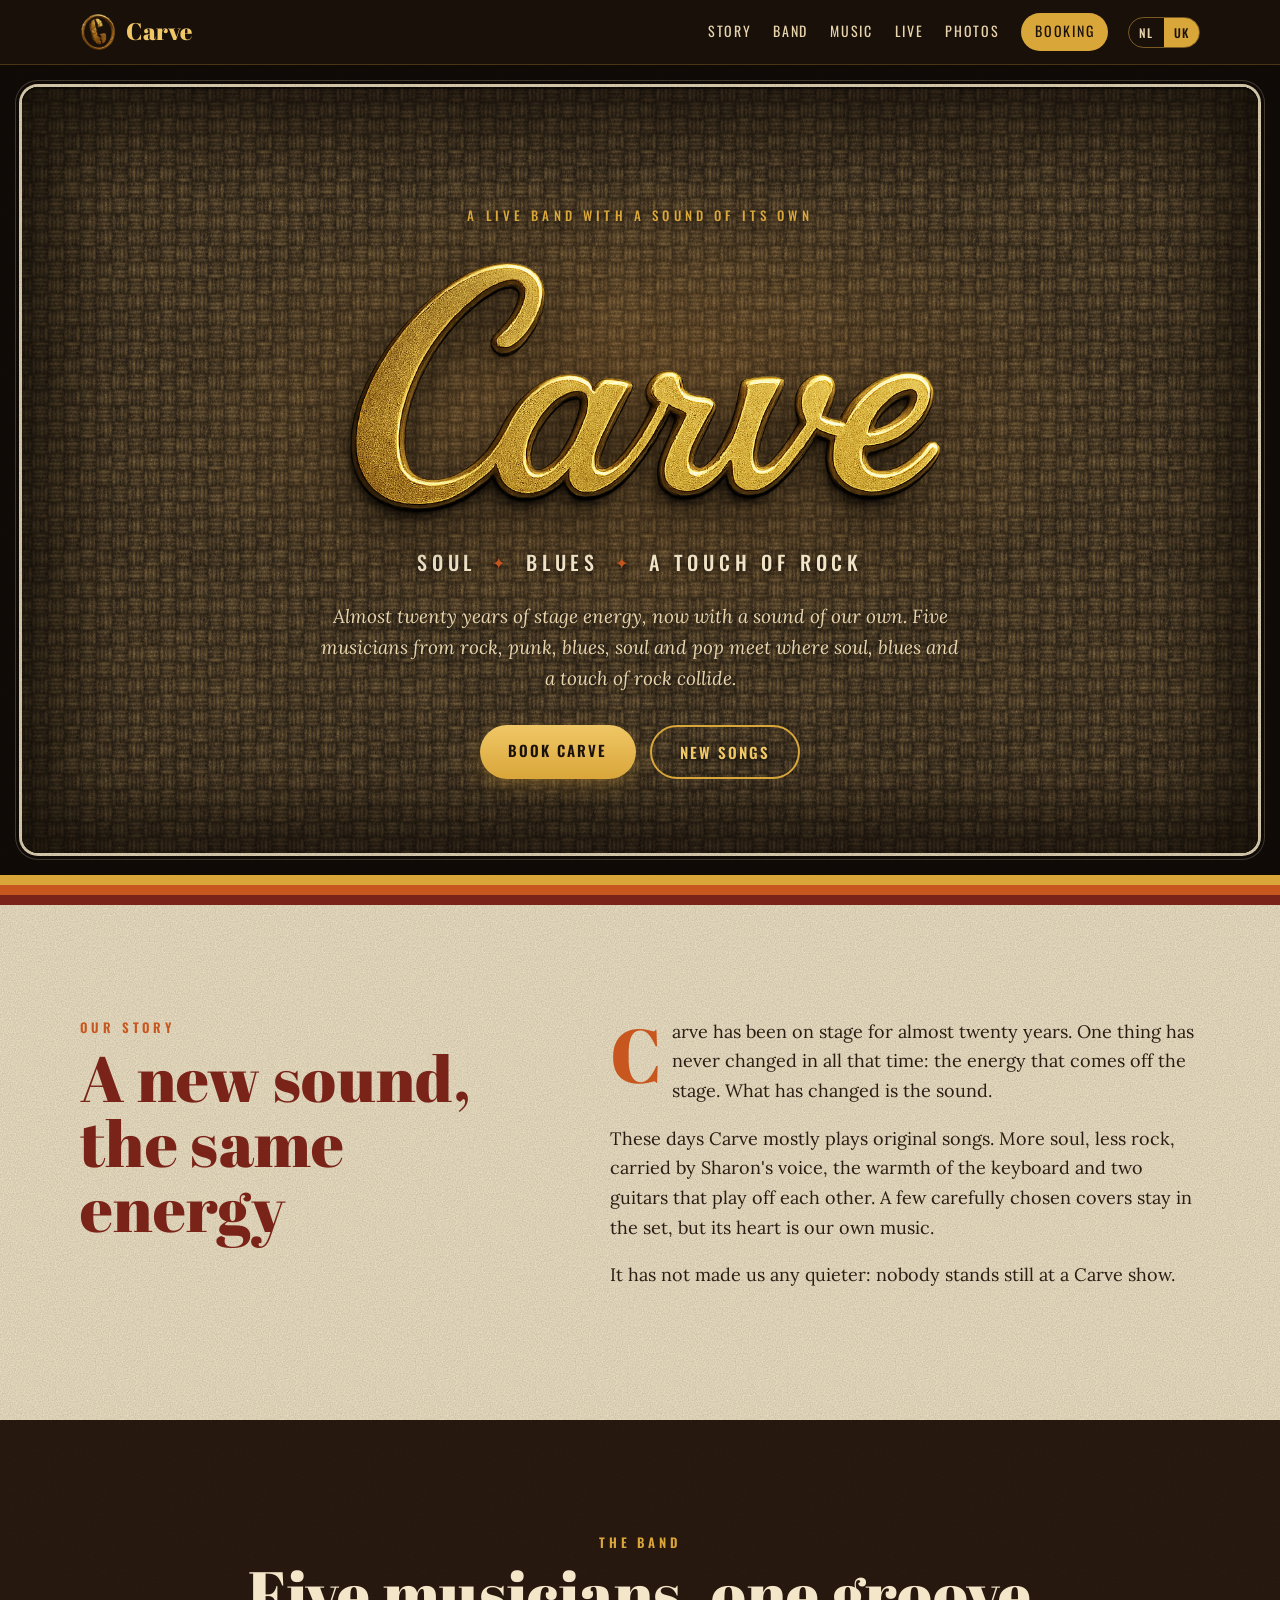
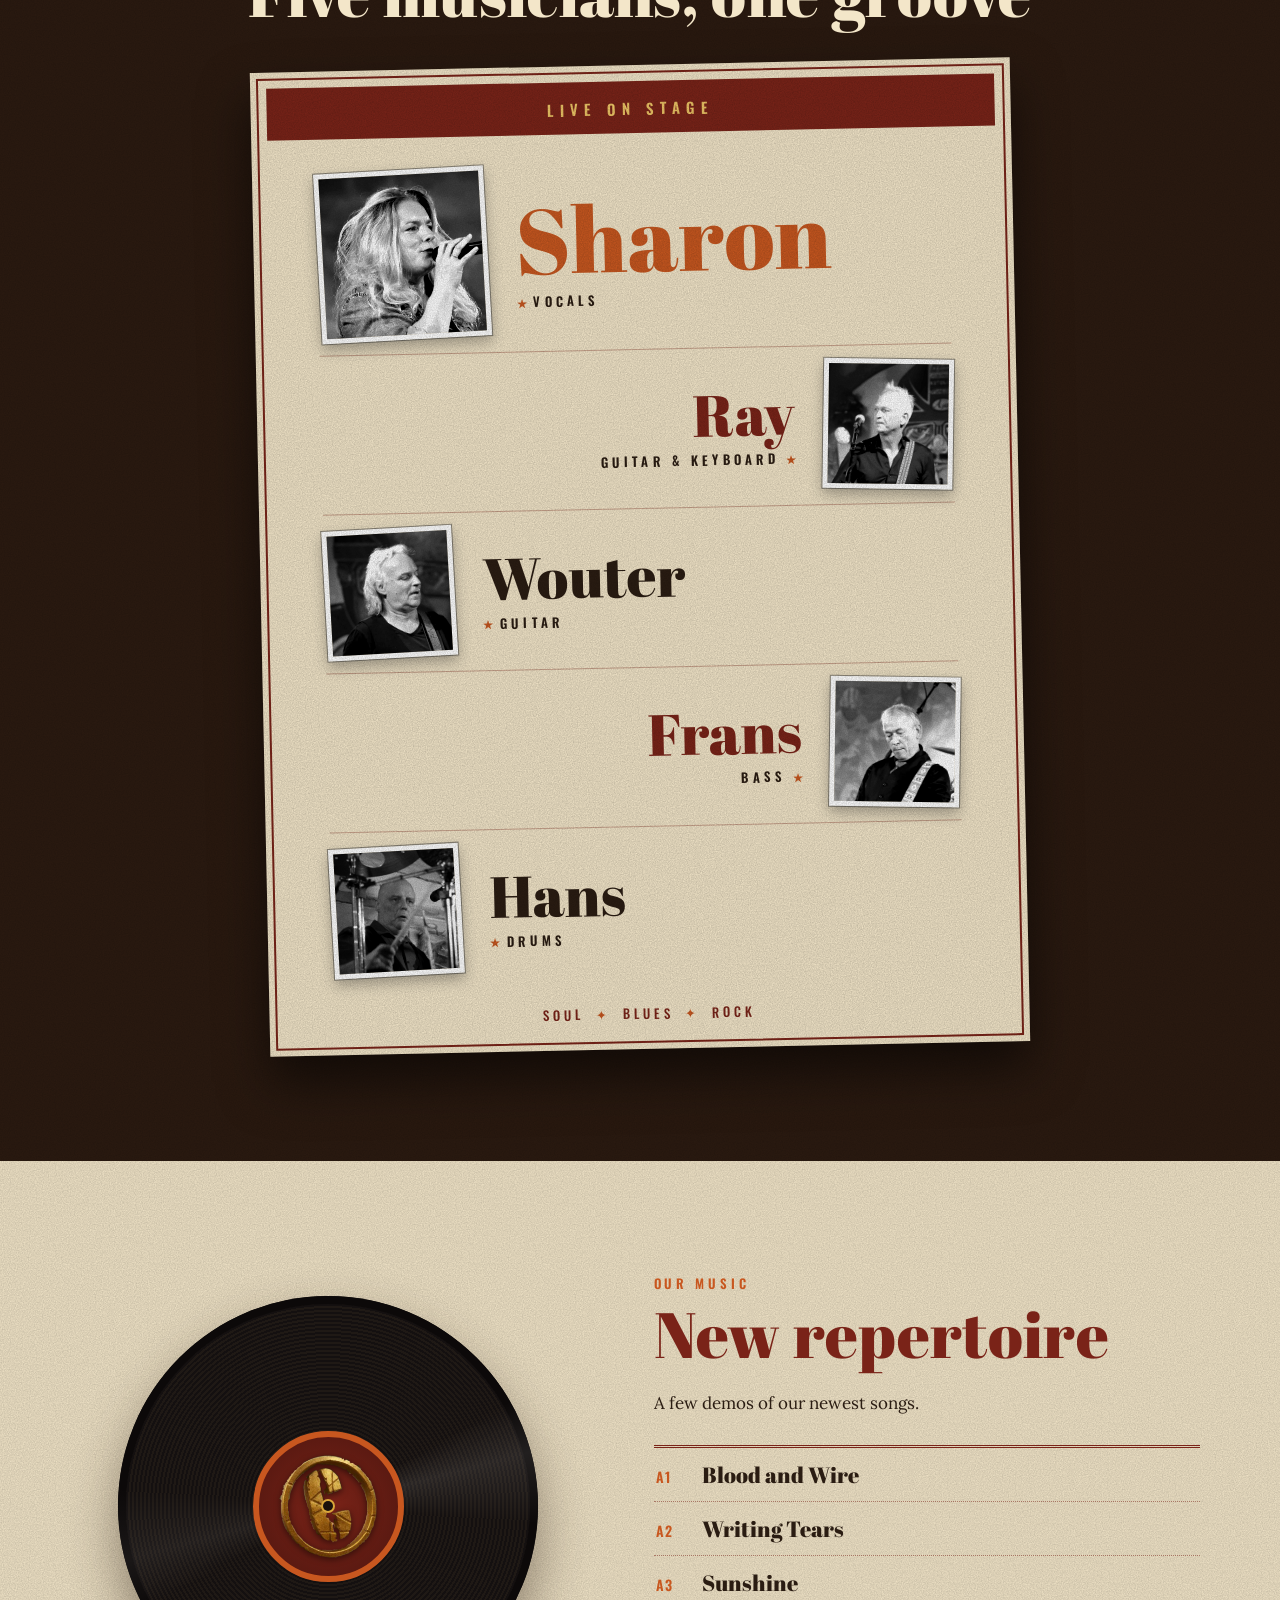
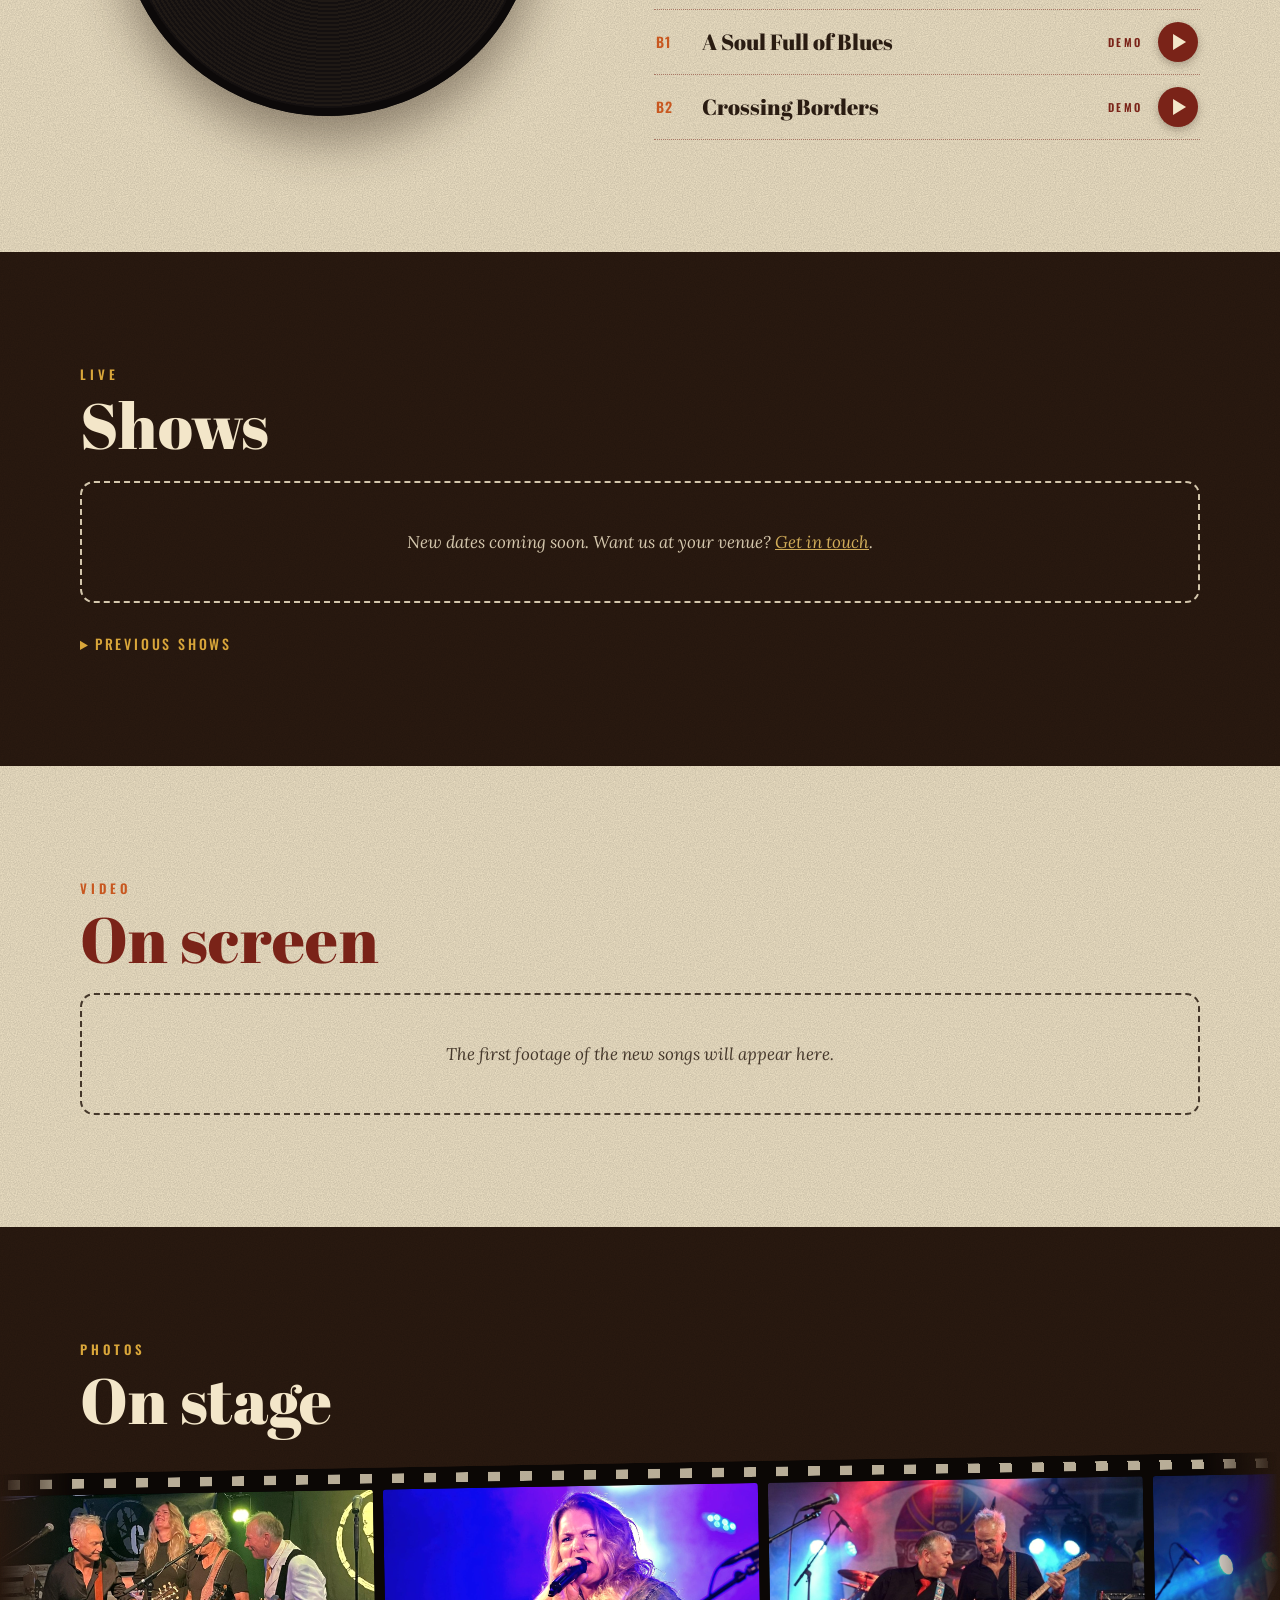
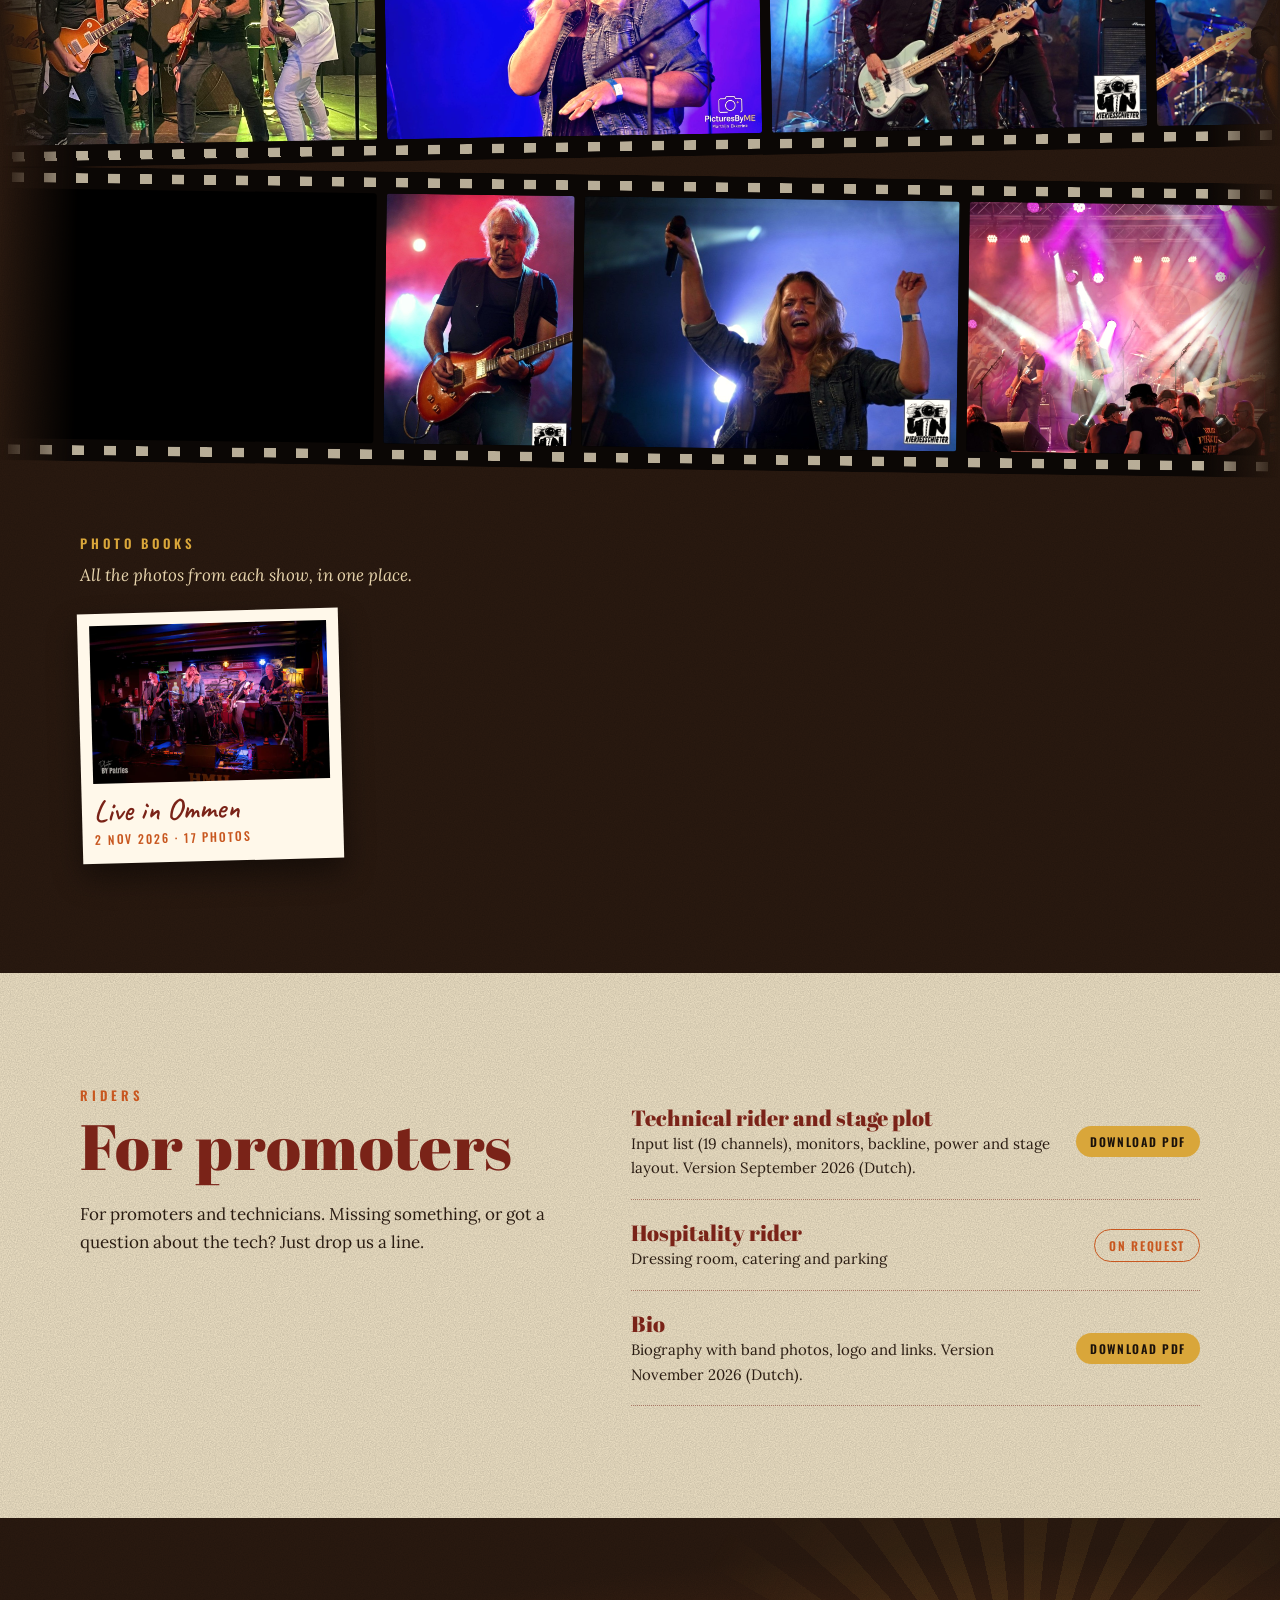
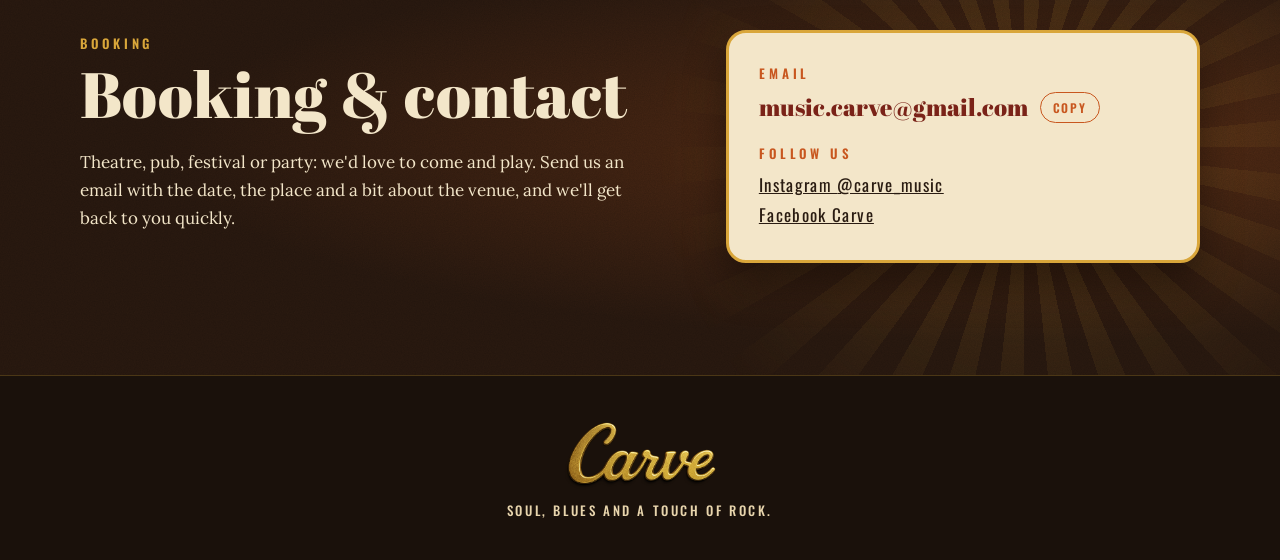
<file: index.html>
<!DOCTYPE html>
<html lang="nl">
<head>
<meta charset="utf-8">
<meta name="viewport" content="width=device-width,initial-scale=1,viewport-fit=cover">
<title>Carve</title>
<meta name="claude:viewport-fit-sides" content="cover">
<meta name="description" content="Carve, soul, blues en een vleugje rock. Eigen nummers, optredens, video, foto's en boekingen.">
<meta property="og:title" content="Carve, soul, blues & a touch of rock">
<meta property="og:description" content="Vijf muzikanten, bijna twintig jaar podiumenergie en een nieuw, eigen geluid.">
<meta name="theme-color" content="#110b07">
<link rel="canonical" href="https://carveband.nl/">
<meta property="og:type" content="website">
<meta property="og:site_name" content="Carve">
<meta property="og:url" content="https://carveband.nl/">
<meta property="og:image" content="https://carveband.nl/img/deelbeeld.jpg">
<meta property="og:image:width" content="1200">
<meta property="og:image:height" content="630">
<meta property="og:locale" content="nl_NL">
<meta property="og:locale:alternate" content="en_GB">
<meta name="twitter:card" content="summary_large_image">
<link rel="icon" href="img/favicon.png">
<link rel="apple-touch-icon" href="img/favicon.png">
<script type="application/ld+json">
{
  "@context": "https://schema.org",
  "@type": "MusicGroup",
  "name": "Carve",
  "description": "Liveband met een eigen geluid: soul, blues en een vleugje rock.",
  "url": "https://carveband.nl/",
  "logo": "https://carveband.nl/img/logo.png",
  "image": "https://carveband.nl/img/deelbeeld.jpg",
  "genre": ["Soul", "Blues", "Rock"],
  "email": "music.carve@gmail.com",
  "member": [
    {"@type": "Person", "name": "Sharon", "roleName": "Zang"},
    {"@type": "Person", "name": "Ray", "roleName": "Gitaar en keyboard"},
    {"@type": "Person", "name": "Wouter", "roleName": "Gitaar"},
    {"@type": "Person", "name": "Frans", "roleName": "Bas"},
    {"@type": "Person", "name": "Hans", "roleName": "Drums"}
  ]
}
</script>
<link rel="preconnect" href="https://fonts.googleapis.com">
<link rel="preconnect" href="https://fonts.gstatic.com" crossorigin>
<link rel="stylesheet" href="https://fonts.googleapis.com/css2?family=Abril+Fatface&family=Caveat:wght@600&family=Oswald:wght@400;500;600&family=Lora:ital,wght@0,400;0,600;1,400&display=swap">
<link rel="stylesheet" href="style.css?v=20261111b">
</head>
<body>

<header class="balk">
  <div class="balk-in">
    <a class="merk" href="#top" data-ta="aria-label:top" aria-label="Carve, naar boven">
      <img src="img/embleem.png" alt="" width="36" height="36">
      <span>Carve</span>
    </a>
    <nav data-ta="aria-label:menu" aria-label="Hoofdmenu">
      <a href="#verhaal" data-t="nav.verhaal">Verhaal</a>
      <a href="#band">Band</a>
      <a href="#muziek" data-t="nav.muziek">Muziek</a>
      <a href="#live">Live</a>
      <a href="#fotos" data-t="nav.fotos">Foto's</a>
      <a href="#contact" class="nav-boek" data-t="nav.boek">Boeken</a>
    </nav>
    <div class="taal" role="group" aria-label="Taal / Language">
      <button type="button" data-lang="nl" aria-label="Nederlands">NL</button>
      <button type="button" data-lang="en" aria-label="English">UK</button>
    </div>
  </div>
</header>

<main id="top">

  <!-- HERO -->
  <section class="hero">
    <div class="kast" aria-hidden="true"></div>
    <div class="wrap hero-in">
      <p class="bovenregel" data-t="hero.boven">Liveband met een eigen geluid</p>
      <h1><img class="hero-logo" src="img/logo.png" width="972" height="464" alt="Carve"></h1>
      <p class="genres"><span>Soul</span><i aria-hidden="true">✦</i><span>Blues</span><i aria-hidden="true">✦</i><span data-t="hero.rock">een vleugje Rock</span></p>
      <p class="intro" data-t="hero.intro">Bijna twintig jaar podiumenergie, nu met een eigen geluid. Vijf muzikanten uit rock, punk, blues, soul en pop vinden elkaar op het snijvlak van soul, blues en een vleugje rock.</p>
      <div class="knoppen">
        <a class="knop knop-goud" href="#contact" data-t="hero.boek">Boek Carve</a>
        <a class="knop knop-lijn" href="#muziek" data-t="hero.muziek">Nieuw werk</a>
      </div>
      <p class="volgende" id="volgende" hidden></p>
    </div>
    <div class="strepen" aria-hidden="true"></div>
  </section>

  <!-- VERHAAL -->
  <section class="sectie papier" id="verhaal">
    <div class="wrap verhaal-grid">
      <div>
        <p class="label" data-t="verhaal.label">Ons verhaal</p>
        <h2 class="kop" data-t="verhaal.kop">Nieuw geluid, dezelfde energie</h2>
      </div>
      <div class="verhaal-tekst">
        <p data-t="verhaal.p1">Carve staat al bijna twintig jaar op de podia. Eén ding is in al die jaren nooit veranderd: de energie die er van het podium af spat. Wat wel is veranderd, is het geluid.</p>
        <p data-t="verhaal.p2">Carve speelt nu vooral eigen werk. Meer soul, minder rock, gedragen door de stem van Sharon, de warmte van het keyboard en twee gitaren die elkaar opzoeken. Een paar zorgvuldig gekozen covers mogen blijven, maar het hart van de set zijn onze eigen nummers.</p>
        <p data-t="verhaal.p3">Rustiger is het er niet op geworden: wie Carve live ziet, blijft niet stilzitten.</p>
      </div>
    </div>
  </section>

  <!-- BAND -->
  <section class="sectie donker" id="band">
    <div class="wrap">
      <p class="label" data-t="band.label">De band</p>
      <h2 class="kop" data-t="band.kop">Vijf muzikanten, één groove</h2>
      <div class="affiche">
        <p class="affiche-kop" data-t="band.affiche">Live op het podium</p>
        <ol class="leden" id="leden"></ol>
        <p class="affiche-voet"><span>Soul</span><i aria-hidden="true">✦</i><span>Blues</span><i aria-hidden="true">✦</i><span>Rock</span></p>
      </div>
    </div>
  </section>

  <!-- MUZIEK -->
  <section class="sectie papier" id="muziek">
    <div class="wrap muziek-grid">
      <div class="plaat" aria-hidden="true">
        <div class="vinyl"><div class="etiket"><img src="img/embleem.png" alt=""></div></div>
      </div>
      <div class="hoes">
        <p class="label" data-t="muziek.label">Onze muziek</p>
        <h2 class="kop" data-t="muziek.kop">Nieuw repertoire</h2>
        <p class="sectie-intro" data-t="muziek.intro">Hier een aantal demo's van onze nieuwste nummers.</p>
        <ol class="tracks" id="tracks"></ol>
      </div>
    </div>
  </section>

  <!-- LIVE -->
  <section class="sectie donker" id="live">
    <div class="wrap">
      <p class="label">Live</p>
      <h2 class="kop" data-t="live.kop">Optredens</h2>
      <ol class="gigs" id="gigs"></ol>
      <div class="leeg" id="gigs-leeg" hidden>
        <p data-th="live.leeg">Nieuwe data volgen binnenkort. Jullie podium erbij? <a href="#contact">Neem contact op</a>.</p>
      </div>
      <details class="eerder" id="eerder" hidden>
        <summary data-t="live.eerder">Eerder gespeeld</summary>
        <ol class="gigs gigs-oud" id="gigs-oud"></ol>
      </details>
    </div>
  </section>

  <!-- VIDEO -->
  <section class="sectie papier" id="video">
    <div class="wrap">
      <p class="label">Video</p>
      <h2 class="kop" data-t="video.kop">Op beeld</h2>
      <div class="video-grid" id="videos"></div>
      <div class="leeg" id="videos-leeg" hidden>
        <p data-t="video.leeg">De eerste beelden van het nieuwe werk komen hier te staan.</p>
      </div>
    </div>
  </section>

  <!-- FOTO'S -->
  <section class="sectie donker" id="fotos">
    <div class="wrap">
      <p class="label" data-t="fotos.label">Foto's</p>
      <h2 class="kop" data-t="fotos.kop">Op het podium</h2>
      <div class="foto-grid" id="foto-grid"></div>
      <div class="fotoboekjes" id="fotoboekjes" hidden>
        <p class="label" data-t="boeken.label">Fotoboekjes</p>
        <p class="fotoboekjes-intro" data-t="boeken.intro">Per optreden alle foto's op een rij.</p>
        <ul class="boeken" id="boeken-lijst"></ul>
      </div>
    </div>
  </section>

  <!-- RIDERS -->
  <section class="sectie papier" id="riders">
    <div class="wrap riders-grid">
      <div>
        <p class="label">Riders</p>
        <h2 class="kop" data-t="riders.kop">Voor organisatoren</h2>
        <p class="sectie-intro" data-t="riders.intro">Voor organisatoren en technici. Staat er iets niet bij of heb je een vraag over de techniek? Mail ons gerust.</p>
      </div>
      <ul class="riders" id="riders-lijst"></ul>
    </div>
  </section>

  <!-- CONTACT -->
  <section class="contact" id="contact">
    <div class="zon zon-klein" aria-hidden="true"></div>
    <div class="wrap contact-grid">
      <div>
        <p class="label" data-t="contact.label">Boeken</p>
        <h2 class="kop" data-t="contact.kop">Boeken &amp; contact</h2>
        <p class="sectie-intro" data-t="contact.intro">Theater, café, festival of feest: we komen graag langs. Stuur een mail met datum, plaats en een idee van de zaal, dan reageren we snel.</p>
      </div>
      <div class="contact-kaart">
        <p class="label" data-t="contact.mail">Mail</p>
        <div class="mail-rij">
          <a class="mail" id="mail" href="#"></a>
          <button class="kopieer" id="kopieer" type="button" data-t="kopieer">Kopieer</button>
        </div>
        <div id="sociaal-blok" hidden>
          <p class="label" data-t="contact.volg">Volg ons</p>
          <ul class="sociaal" id="sociaal"></ul>
        </div>
      </div>
    </div>
  </section>
</main>

<footer class="voet">
  <div class="wrap voet-in">
    <img src="img/logo.png" alt="Carve" width="160" height="76">
    <p data-t="voet">Soul, blues en een vleugje rock.</p>
  </div>
</footer>

<dialog class="lichtbak" id="lichtbak">
  <button class="sluit" id="sluit" type="button" data-ta="aria-label:sluit" aria-label="Sluiten">×</button>
  <button class="lb-pijl lb-vorige" id="lb-vorige" type="button" data-ta="aria-label:vorige" aria-label="Vorige foto">‹</button>
  <img id="lichtbak-img" alt="">
  <button class="lb-pijl lb-volgende" id="lb-volgende" type="button" data-ta="aria-label:volgende" aria-label="Volgende foto">›</button>
  <p class="lb-onder"><span id="lichtbak-tekst"></span> <span id="lichtbak-tel"></span></p>
</dialog>

<script src="gegevens.js?v=20261111b"></script>
<script src="site.js?v=20261111b"></script>
</body>
</html>
</file>
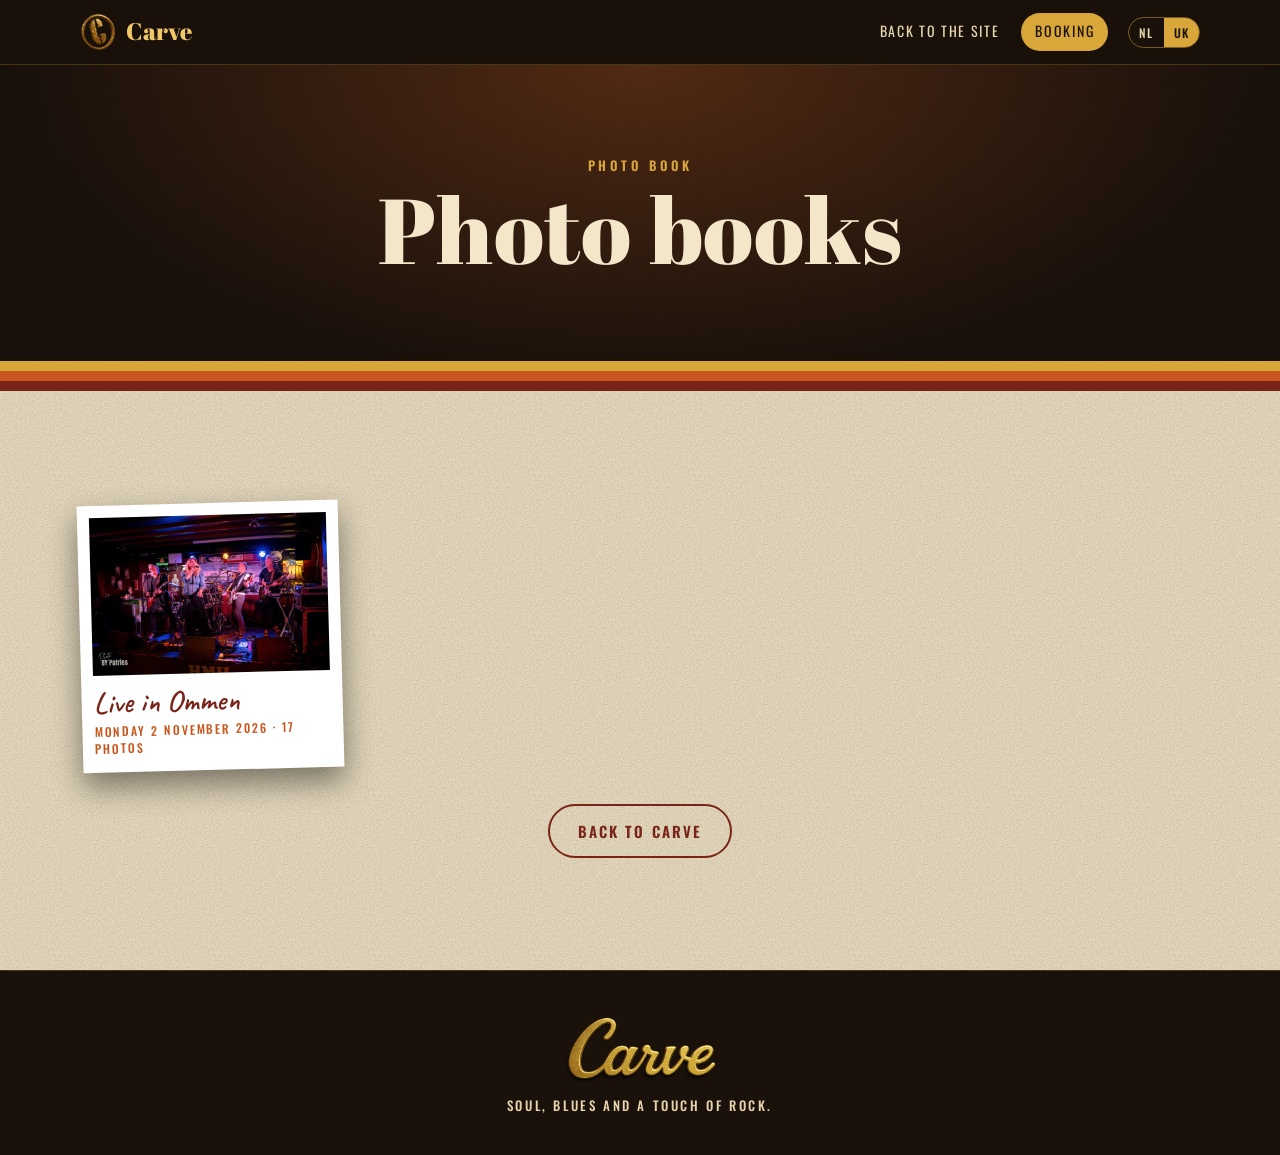
<file: fotoboek.html>
<!DOCTYPE html>
<html lang="nl">
<head>
<meta charset="utf-8">
<meta name="viewport" content="width=device-width,initial-scale=1,viewport-fit=cover">
<title>Fotoboek, Carve</title>
<meta name="description" content="Fotoboekjes van optredens van Carve.">
<meta name="theme-color" content="#110b07">
<meta property="og:type" content="website">
<meta property="og:site_name" content="Carve">
<meta property="og:title" content="Fotoboek, Carve">
<meta property="og:image" content="https://carveband.nl/img/deelbeeld.jpg">
<meta name="twitter:card" content="summary_large_image">
<link rel="icon" href="img/favicon.png">
<link rel="apple-touch-icon" href="img/favicon.png">
<link rel="preconnect" href="https://fonts.googleapis.com">
<link rel="preconnect" href="https://fonts.gstatic.com" crossorigin>
<link rel="stylesheet" href="https://fonts.googleapis.com/css2?family=Abril+Fatface&family=Caveat:wght@600&family=Oswald:wght@400;500;600&family=Lora:ital,wght@0,400;0,600;1,400&display=swap">
<link rel="stylesheet" href="style.css?v=20261111b">
</head>
<body class="fotoboek-pagina">

<header class="balk">
  <div class="balk-in">
    <a class="merk" href="./" aria-label="Carve">
      <img src="img/embleem.png" alt="" width="36" height="36">
      <span>Carve</span>
    </a>
    <nav aria-label="Menu">
      <a href="./" data-t="terug">Terug naar de site</a>
      <a href="./#contact" class="nav-boek" data-t="boek">Boeken</a>
    </nav>
    <div class="taal" role="group" aria-label="Taal / Language">
      <button type="button" data-lang="nl" aria-label="Nederlands">NL</button>
      <button type="button" data-lang="en" aria-label="English">UK</button>
    </div>
  </div>
</header>

<main>
  <section class="boek-kop">
    <div class="wrap">
      <p class="label" data-t="label">Fotoboek</p>
      <h1 class="kop" id="boek-titel">Fotoboek</h1>
      <p class="boek-meta" id="boek-meta"></p>
      <p class="boek-intro" id="boek-intro" hidden></p>
    </div>
    <div class="strepen" aria-hidden="true"></div>
  </section>

  <section class="sectie papier boek-blad">
    <div class="wrap">
      <div class="album" id="album"></div>
      <ul class="boeken" id="boeken" hidden></ul>
      <p class="boek-fotograaf" id="boek-fotograaf" hidden></p>
      <p class="boek-terug"><a class="knop knop-lijn-donker" href="./#fotos" data-t="alle">Terug naar Carve</a></p>
    </div>
  </section>
</main>

<footer class="voet">
  <div class="wrap voet-in">
    <img src="img/logo.png" alt="Carve" width="160" height="76">
    <p data-t="voet">Soul, blues en een vleugje rock.</p>
  </div>
</footer>

<dialog class="lichtbak" id="lichtbak">
  <button class="sluit" id="sluit" type="button" aria-label="Sluiten">×</button>
  <button class="lb-pijl lb-vorige" id="lb-vorige" type="button" aria-label="Vorige foto">‹</button>
  <img id="lichtbak-img" alt="">
  <button class="lb-pijl lb-volgende" id="lb-volgende" type="button" aria-label="Volgende foto">›</button>
  <p class="lb-onder"><span id="lichtbak-tekst"></span> <span id="lichtbak-tel"></span></p>
</dialog>

<script src="gegevens.js?v=20261111b"></script>
<script src="fotoboek.js?v=20261111b"></script>
</body>
</html>
</file>
<file: style.css>
/* Carve, vintage soul rock. Kleuren en lettertypes staan bovenaan. */
:root {
  --espresso: #1a110b;
  --bruin: #2b1a10;
  --bruin-2: #3b2416;
  --creme: #f3e6c9;
  --creme-2: #e8d5ad;
  --goud: #d9a63a;
  --goud-licht: #f0c766;
  --oranje: #c8571f;
  --bordeaux: #7a2318;
  --inkt: #2a1c12;
  --kop: 'Abril Fatface', Georgia, serif;
  --label: 'Oswald', 'Arial Narrow', sans-serif;
  --tekst: 'Lora', Georgia, serif;
  --korrel: url("data:image/svg+xml,%3Csvg xmlns='http://www.w3.org/2000/svg' width='160' height='160'%3E%3Cfilter id='n'%3E%3CfeTurbulence type='fractalNoise' baseFrequency='.85' numOctaves='3' stitchTiles='stitch'/%3E%3CfeColorMatrix values='0 0 0 0 0 0 0 0 0 0 0 0 0 0 0 0 0 0 .55 0'/%3E%3C/filter%3E%3Crect width='100%25' height='100%25' filter='url(%23n)'/%3E%3C/svg%3E");
  box-sizing: border-box;
}
*, *::before, *::after { box-sizing: inherit; }
html { scroll-behavior: smooth; scroll-padding-top: calc(64px + env(safe-area-inset-top, 0px)); }
body {
  margin: 0; background: var(--espresso); color: var(--creme);
  font: 17px/1.65 var(--tekst);
  padding-bottom: env(safe-area-inset-bottom, 0px);
  -webkit-font-smoothing: antialiased;
}
img { max-width: 100%; display: block; }
a { color: inherit; }
[hidden] { display: none !important; }
.wrap { width: min(1120px, 100% - 40px); margin-inline: auto; position: relative; z-index: 1; }

/* ---------- Menubalk ---------- */
.balk {
  position: sticky; top: 0; z-index: 50;
  padding-top: env(safe-area-inset-top, 0px);
  background: rgba(26, 17, 11, .92);
  backdrop-filter: blur(8px); -webkit-backdrop-filter: blur(8px);
  border-bottom: 1px solid rgba(217, 166, 58, .25);
}
.balk-in { display: flex; align-items: center; gap: 20px; width: min(1120px, 100% - 32px); margin: auto; height: 64px; }
.merk { display: flex; align-items: center; gap: 10px; text-decoration: none; font-family: var(--kop); font-size: 24px; color: var(--goud-licht); }
.merk img { width: 36px; height: 36px; object-fit: contain; }
nav { display: flex; gap: 22px; margin-left: auto; font-family: var(--label); text-transform: uppercase; letter-spacing: .12em; font-size: 14px; }
nav a { text-decoration: none; color: var(--creme-2); padding: 6px 0; border-bottom: 2px solid transparent; }
nav a:hover { color: var(--goud-licht); border-color: var(--goud); }
nav .nav-boek { color: var(--espresso); background: var(--goud); padding: 6px 14px; border-radius: 999px; border: 0; }
nav .nav-boek:hover { background: var(--goud-licht); color: var(--espresso); }
.taal { display: flex; border: 1px solid rgba(217, 166, 58, .5); border-radius: 999px; overflow: hidden; }
.taal button { font: 500 12px var(--label); letter-spacing: .1em; background: none; border: 0; color: var(--creme-2); padding: 6px 10px; cursor: pointer; }
.taal button[aria-pressed="true"] { background: var(--goud); color: var(--espresso); }

/* ---------- Hero ---------- */
.hero {
  position: relative; overflow: hidden; text-align: center;
  padding: clamp(56px, 9vw, 110px) 0 0;
  background: #110b07; /* zwarte tolex van de kast */
}
/* Het doek van een oude speakerkast, met witte bies en warme buizengloed */
.kast {
  position: absolute; inset: clamp(10px, 2vw, 22px) clamp(10px, 2vw, 22px) calc(30px + clamp(10px, 2vw, 22px));
  border-radius: 16px;
  background:
    radial-gradient(ellipse 55% 45% at 50% 42%, rgba(255, 170, 70, .22), transparent 70%),
    url("img/grille.png") center / 192px repeat;
  box-shadow: 0 0 0 3px #e6d8b8, 0 0 0 6px #110b07, 0 0 0 7px rgba(230, 216, 184, .25);
}
.kast::after {
  content: ''; position: absolute; inset: 0; border-radius: inherit;
  box-shadow: inset 0 0 90px 30px rgba(10, 6, 3, .8), inset 0 2px 0 rgba(0, 0, 0, .6);
}
.hero .hero-in { padding-top: clamp(16px, 3vw, 30px); }
.hero::after, .papier::after, .donker::after, .contact::after {
  content: ''; position: absolute; inset: 0; background: var(--korrel); opacity: .35; pointer-events: none; mix-blend-mode: multiply;
}
.zon {
  position: absolute; left: 50%; top: 42%; width: 1600px; height: 1600px; translate: -50% -50%;
  background: repeating-conic-gradient(from 0deg, rgba(217, 166, 58, .13) 0 6deg, transparent 6deg 12deg);
  mask-image: radial-gradient(circle, #000 0 18%, transparent 52%);
  -webkit-mask-image: radial-gradient(circle, #000 0 18%, transparent 52%);
  animation: draai 140s linear infinite;
}
@keyframes draai { to { rotate: 360deg; } }
@media (prefers-reduced-motion: reduce) { .zon { animation: none; } html { scroll-behavior: auto; } }
.hero-in { padding-bottom: clamp(56px, 8vw, 96px); text-shadow: 0 2px 6px rgba(0, 0, 0, .85); }
.bovenregel { font: 500 13px var(--label); letter-spacing: .32em; text-transform: uppercase; color: var(--goud); margin: 0 0 10px; }
.hero h1 { margin: 0; }
.hero-logo { width: min(640px, 92%); height: auto; margin: 0 auto; filter: drop-shadow(0 14px 28px rgba(0, 0, 0, .55)); }
.genres { font: 500 clamp(15px, 2.2vw, 20px) var(--label); letter-spacing: .24em; text-transform: uppercase; color: var(--creme); display: flex; justify-content: center; align-items: center; gap: 16px; flex-wrap: wrap; margin: 6px 0 24px; }
.genres i { font-style: normal; color: var(--oranje); font-size: .8em; }
.intro { max-width: 640px; margin: 0 auto 30px; font-size: clamp(17px, 2vw, 19px); color: var(--creme-2); font-style: italic; }
.knoppen { display: flex; justify-content: center; gap: 14px; flex-wrap: wrap; }
.knop { font: 600 15px var(--label); letter-spacing: .14em; text-transform: uppercase; text-decoration: none; padding: 14px 28px; border-radius: 999px; transition: transform .15s, background .15s; }
.knop:hover { transform: translateY(-2px); }
.knop-goud { text-shadow: none; background: linear-gradient(180deg, var(--goud-licht), var(--goud)); color: var(--espresso); box-shadow: 0 6px 18px rgba(217, 166, 58, .3); }
.knop-lijn { border: 2px solid var(--goud); color: var(--goud-licht); }
.volgende { margin: 26px auto 0; display: inline-block; font: 500 14px var(--label); letter-spacing: .1em; text-transform: uppercase; color: var(--creme); border-top: 1px solid var(--goud); border-bottom: 1px solid var(--goud); padding: 6px 4px; }
.strepen { position: relative; z-index: 1; height: 30px; background: linear-gradient(var(--goud) 0 33.3%, var(--oranje) 33.3% 66.6%, var(--bordeaux) 66.6%); }

/* ---------- Secties ---------- */
.sectie { position: relative; padding: clamp(64px, 9vw, 112px) 0; overflow: hidden; }
.papier { background: var(--creme); color: var(--inkt); }
.donker { background: var(--bruin); }
.label { font: 600 13px var(--label); letter-spacing: .3em; text-transform: uppercase; color: var(--oranje); margin: 0 0 8px; }
.donker .label, .contact .label { color: var(--goud); }
.kop { font: 400 clamp(36px, 5.6vw, 64px)/1.02 var(--kop); margin: 0 0 22px; letter-spacing: .005em; }
.papier .kop { color: var(--bordeaux); }
.donker .kop, .contact .kop { color: var(--creme); }
.sectie-intro { max-width: 560px; margin: 0 0 28px; }
.leeg { border: 2px dashed currentColor; opacity: .85; border-radius: 14px; padding: 28px; text-align: center; font-style: italic; }
.leeg a { color: var(--goud-licht); }
.papier .leeg a { color: var(--oranje); }

/* Verhaal */
.verhaal-grid { display: grid; grid-template-columns: 1fr 1.3fr; gap: clamp(28px, 6vw, 80px); align-items: start; }
.verhaal-tekst p { margin: 0 0 18px; font-size: 18px; }
.verhaal-tekst p:first-child::first-letter { font-family: var(--kop); float: left; font-size: 4.2em; line-height: .82; margin: 6px 10px 0 0; color: var(--oranje); }

/* Band */
/* Band als vintage concertaffiche */
.affiche {
  position: relative; max-width: 760px; margin: 40px auto 0; padding: 16px 16px 26px;
  background: var(--creme); color: var(--inkt); text-align: center;
  box-shadow: 0 26px 50px rgba(0, 0, 0, .55); rotate: -1.2deg;
  outline: 2px solid var(--bordeaux); outline-offset: -8px;
}
.affiche::after { content: ''; position: absolute; inset: 0; background: var(--korrel); opacity: .4; mix-blend-mode: multiply; pointer-events: none; }
.affiche-kop { margin: 0 0 18px; padding: 16px 10px 14px; background: var(--bordeaux); color: var(--goud-licht); font: 600 15px var(--label); letter-spacing: .4em; text-transform: uppercase; }
.leden { list-style: none; margin: 0; padding: 0 clamp(16px, 5vw, 48px); }
.lid { display: grid; grid-template-columns: auto 1fr; align-items: center; gap: clamp(14px, 3vw, 28px); padding: 14px 0; text-align: left; }
.lid:nth-child(even) { grid-template-columns: 1fr auto; text-align: right; }
.lid:nth-child(even) .lid-foto { order: 2; }
.lid-tekst { display: flex; flex-direction: column; }
.lid:nth-child(even) .lid-tekst { align-items: flex-end; }
.lid:nth-child(odd) .lid-tekst { align-items: flex-start; }
.lid + .lid { border-top: 1px solid rgba(122, 35, 24, .35); }
.lid-naam { font: 400 clamp(38px, 6vw, 58px)/1 var(--kop); color: var(--inkt); }
.lid:first-child .lid-naam { font-size: clamp(56px, 10vw, 92px); color: var(--oranje); }
.lid:nth-child(even) .lid-naam { color: var(--bordeaux); }
.lid-rol { font: 600 13px var(--label); letter-spacing: .32em; text-transform: uppercase; color: var(--inkt); margin-top: 6px; }
.lid-rol::before { content: '★'; color: var(--oranje); margin-right: .6em; letter-spacing: 0; font-size: .85em; }
.lid:nth-child(even) .lid-rol::before { content: none; }
.lid:nth-child(even) .lid-rol::after { content: '★'; color: var(--oranje); margin-left: .6em; letter-spacing: 0; font-size: .85em; }
.lid-foto { width: clamp(96px, 18vw, 130px); aspect-ratio: 1; object-fit: cover; border: 5px solid #fff8ea; outline: 1px solid rgba(122, 35, 24, .5); box-shadow: 0 6px 14px rgba(42, 28, 18, .35); rotate: -2deg; filter: grayscale(1) contrast(1.05); }
.lid:nth-child(even) .lid-foto { rotate: 2deg; }
.lid:first-child .lid-foto { width: clamp(120px, 24vw, 170px); }
.affiche-voet { margin: 18px 0 0; font: 500 13px var(--label); letter-spacing: .3em; text-transform: uppercase; color: var(--bordeaux); display: flex; justify-content: center; gap: 12px; }
.affiche-voet i { font-style: normal; color: var(--oranje); }

/* Muziek: plaat en hoes */
.muziek-grid { display: grid; grid-template-columns: 1fr 1.1fr; gap: clamp(30px, 6vw, 80px); align-items: center; }
.plaat { display: grid; place-items: center; }
.vinyl {
  width: min(420px, 80vw); aspect-ratio: 1; border-radius: 50%; display: grid; place-items: center;
  background: repeating-radial-gradient(circle, #141010 0 2px, #1f1915 2px 4px);
  box-shadow: 0 24px 50px rgba(42, 28, 18, .45), inset 0 0 0 8px #0c0909;
  position: relative; animation: draai 9s linear infinite paused;
}
.vinyl::before { content: ''; position: absolute; inset: 0; border-radius: 50%; background: conic-gradient(from 20deg, transparent 0 40deg, rgba(255, 255, 255, .09) 55deg, transparent 75deg 220deg, rgba(255, 255, 255, .06) 235deg, transparent 255deg); }
.plaat:hover .vinyl { animation-play-state: running; }
.etiket { width: 36%; aspect-ratio: 1; border-radius: 50%; overflow: hidden; border: 6px solid var(--oranje); position: relative; background: radial-gradient(circle, var(--bordeaux), #4f160f); display: grid; place-items: center; }
.etiket img { width: 74%; height: 74%; object-fit: contain; filter: drop-shadow(0 2px 3px rgba(0, 0, 0, .5)); }
.etiket::after { content: ''; position: absolute; left: 50%; top: 50%; width: 10px; height: 10px; translate: -50% -50%; border-radius: 50%; background: var(--espresso); box-shadow: 0 0 0 2px var(--goud); }
.tracks { list-style: none; padding: 0; margin: 0; border-top: 3px double var(--bordeaux); }
.track { display: flex; align-items: baseline; gap: 16px; padding: 12px 2px; border-bottom: 1px dotted rgba(122, 35, 24, .5); }
.track-nr { font: 600 14px var(--label); letter-spacing: .1em; color: var(--oranje); width: 30px; }
.track-titel { font: 400 22px var(--kop); color: var(--inkt); }
.track.met-audio { position: relative; align-items: center; }
.track-demo { margin-left: auto; font: 600 11px var(--label); letter-spacing: .2em; text-transform: uppercase; color: var(--bordeaux); }
.track-speel {
  flex: none; width: 40px; height: 40px; border-radius: 50%; border: 0; cursor: pointer; position: relative;
  background: var(--bordeaux); color: var(--creme); box-shadow: 0 3px 8px rgba(42, 28, 18, .3);
  transition: background .2s, transform .15s;
}
.track-speel::before { content: ''; position: absolute; left: 50%; top: 50%; translate: -38% -50%; border-style: solid; border-width: 8px 0 8px 13px; border-color: transparent transparent transparent currentColor; }
.track-speel.speelt::before { translate: -50% -50%; width: 12px; height: 15px; border: 0; border-left: 4px solid currentColor; border-right: 4px solid currentColor; }
.track-speel:hover { background: var(--oranje); transform: scale(1.06); }
.track-speel:focus-visible { outline: 2px solid var(--oranje); outline-offset: 3px; }
.track-balk { position: absolute; left: 0; bottom: -1px; height: 2px; width: 0; background: var(--oranje); transition: width .25s linear; }
.track.speelt .track-titel { color: var(--bordeaux); }
.plaat.speelt .vinyl { animation-play-state: running; }

/* Optredens */
.gigs { list-style: none; padding: 0; margin: 24px 0 0; }
.gig { display: grid; grid-template-columns: 78px 1fr auto; gap: 20px; align-items: center; padding: 16px 0; border-bottom: 1px solid rgba(217, 166, 58, .25); }
.gig-datum { width: 72px; height: 72px; border-radius: 50%; display: grid; place-content: center; text-align: center; background: var(--creme); color: var(--bordeaux); line-height: 1; }
.gig-dag { font: 400 28px var(--kop); }
.gig-maand { font: 600 11px var(--label); letter-spacing: .2em; text-transform: uppercase; }
.gig-zaal { font: 400 24px var(--kop); }
.gig-meta { font-size: 15px; color: var(--creme-2); }
.gig-actie { display: flex; gap: 8px; flex-wrap: wrap; justify-content: flex-end; }
.eerder { margin-top: 30px; }
.eerder summary { cursor: pointer; font: 500 14px var(--label); letter-spacing: .2em; text-transform: uppercase; color: var(--goud); }
.gigs-oud .gig { opacity: .7; }
.chip { font: 600 12px var(--label); letter-spacing: .14em; text-transform: uppercase; padding: 7px 14px; border-radius: 999px; background: var(--goud); color: var(--espresso); text-decoration: none; white-space: nowrap; }
.chip-zacht { background: transparent; border: 1px solid currentColor; color: var(--goud); }
.papier .chip-zacht { color: var(--oranje); }
.chip-rood { background: var(--bordeaux); color: var(--creme); }

/* Video */
.video-grid { display: grid; grid-template-columns: repeat(auto-fit, minmax(300px, 1fr)); gap: 22px; }
.video-speler { position: relative; width: 100%; aspect-ratio: 16/9; padding: 0; border: 0; border-radius: 12px; overflow: hidden; background: #000; cursor: pointer; }
.video-speler img { width: 100%; height: 100%; object-fit: cover; }
.video-speler iframe { width: 100%; height: 100%; border: 0; }
.speel { position: absolute; inset: 0; margin: auto; width: 70px; height: 70px; border-radius: 50%; display: grid; place-items: center; background: var(--goud); color: var(--espresso); font-size: 24px; }
figcaption { font-size: 15px; font-style: italic; margin-top: 8px; }

/* Foto's: filmstroken die blijven doordraaien */
.foto-grid { margin: 30px calc(50% - 50vw) 0; display: grid; gap: 18px; }
.strook {
  --h: clamp(150px, 20vw, 250px);
  position: relative; overflow: hidden; padding: 22px 0; background: #0b0705;
  box-shadow: 0 18px 40px rgba(0, 0, 0, .5); rotate: -1deg;
  -webkit-mask-image: linear-gradient(90deg, transparent, #000 6%, #000 94%, transparent);
  mask-image: linear-gradient(90deg, transparent, #000 6%, #000 94%, transparent);
}
.strook-terug { rotate: .8deg; }
/* perforatie van de film */
.strook::before, .strook::after {
  content: ''; position: absolute; left: 0; right: 0; height: 10px; z-index: 1; pointer-events: none;
  background: repeating-linear-gradient(90deg, transparent 0 10px, rgba(243, 230, 201, .75) 10px 22px, transparent 22px 32px);
  -webkit-mask: linear-gradient(#000, #000); border-radius: 2px;
}
.strook::before { top: 6px; } .strook::after { bottom: 6px; }
.baan { display: flex; gap: 10px; width: max-content; animation: rol linear infinite; }
.strook-terug .baan { animation-direction: reverse; }
.strook:hover .baan, .strook:focus-within .baan { animation-play-state: paused; }
@keyframes rol { from { transform: translateX(0); } to { transform: translateX(calc(-50% - 5px)); } }
.beeldje { flex: none; height: var(--h); width: calc(var(--h) * 1.5); padding: 0; border: 0; background: #000; cursor: zoom-in; border-radius: 3px; overflow: hidden; }
.beeldje-hoog { width: calc(var(--h) * .75); }
.beeldje img { width: 100%; height: 100%; object-fit: cover; filter: sepia(.12) saturate(1.05); transition: transform .4s, filter .3s; }
.beeldje:hover img { transform: scale(1.06); filter: none; }
.beeldje:focus-visible { outline: 3px solid var(--goud); outline-offset: -3px; }
@media (prefers-reduced-motion: reduce) {
  .baan { animation: none; }
  .strook { overflow-x: auto; }
}

/* Riders */
.riders-grid { display: grid; grid-template-columns: 1fr 1.2fr; gap: clamp(28px, 6vw, 80px); align-items: start; }
.riders { list-style: none; padding: 0; margin: 0; }
.rider { display: flex; justify-content: space-between; align-items: center; gap: 16px; padding: 18px 0; border-bottom: 1px dotted rgba(122, 35, 24, .5); }
.rider-titel { font: 400 22px var(--kop); color: var(--bordeaux); }
.rider-tekst { font-size: 15px; }

/* Contact */
.contact { position: relative; overflow: hidden; padding: clamp(64px, 9vw, 112px) 0; background: radial-gradient(ellipse at 80% 50%, #5a2e15, var(--bruin) 60%); }
.zon-klein { left: 80%; top: 50%; width: 1000px; height: 1000px; }
.contact-grid { display: grid; grid-template-columns: 1.2fr 1fr; gap: clamp(28px, 6vw, 80px); align-items: center; }
.contact-kaart { background: var(--creme); color: var(--inkt); border-radius: 20px; padding: 30px; box-shadow: 0 20px 40px rgba(0, 0, 0, .4); border: 3px solid var(--goud); }
.contact-kaart .label { color: var(--oranje); }
.mail-rij { display: flex; gap: 12px; align-items: center; flex-wrap: wrap; margin-bottom: 20px; }
.mail { font: 400 clamp(19px, 2.4vw, 24px) var(--kop); color: var(--bordeaux); text-decoration: none; word-break: break-all; }
.kopieer { font: 600 12px var(--label); letter-spacing: .14em; text-transform: uppercase; border: 1px solid var(--oranje); color: var(--oranje); background: none; border-radius: 999px; padding: 6px 12px; cursor: pointer; }
.sociaal { list-style: none; padding: 0; margin: 0; }
.sociaal a { font-family: var(--label); letter-spacing: .08em; color: var(--inkt); }

/* Voet */
.voet { background: var(--espresso); border-top: 1px solid rgba(217, 166, 58, .25); padding: 40px 0; text-align: center; }
.voet-in img { width: 160px; height: auto; margin: 0 auto 8px; }
.voet p { margin: 0; font: 500 13px var(--label); letter-spacing: .2em; text-transform: uppercase; color: var(--creme-2); }

/* Lichtbak */
.lichtbak { border: 0; padding: 14px; background: var(--creme); max-width: min(92vw, 1100px); border-radius: 4px; }
.lichtbak::backdrop { background: rgba(10, 6, 3, .85); }
.lichtbak img { max-height: 78vh; margin: auto; }
.lichtbak { position: fixed; }
.lb-onder { color: var(--inkt); text-align: center; font: 500 13px var(--label); letter-spacing: .14em; text-transform: uppercase; margin: 10px 0 0; }
.lb-pijl { position: absolute; top: 50%; translate: 0 -50%; width: 44px; height: 44px; border-radius: 50%; border: 0; background: rgba(26, 17, 11, .75); color: var(--goud-licht); font-size: 30px; line-height: 1; cursor: pointer; z-index: 2; }
.lb-vorige { left: 22px; } .lb-volgende { right: 22px; }
.lb-pijl:hover { background: var(--goud); color: var(--espresso); }
.sluit { position: absolute; top: 6px; right: 10px; border: 0; background: var(--goud); color: var(--espresso); width: 34px; height: 34px; border-radius: 50%; font-size: 22px; cursor: pointer; }

/* ---------- Fotoboekjes ---------- */
.fotoboekjes { margin-top: clamp(40px, 6vw, 64px); }
.fotoboekjes-intro { margin: 0 0 22px; color: var(--creme-2); font-style: italic; }
.boeken { list-style: none; padding: 0; margin: 0; display: grid; grid-template-columns: repeat(auto-fill, minmax(250px, 1fr)); gap: 26px; }
.boekje a {
  display: block; text-decoration: none; color: var(--inkt); background: #fff8ea; padding: 12px 12px 16px;
  box-shadow: 0 14px 30px rgba(0, 0, 0, .45); rotate: -1.5deg; transition: rotate .25s, transform .25s;
}
.boekje:nth-child(even) a { rotate: 1.5deg; }
.boekje a:hover, .boekje a:focus-visible { rotate: 0deg; transform: translateY(-4px); }
.boekje a:focus-visible { outline: 3px solid var(--goud); outline-offset: 4px; }
.boekje img { width: 100%; aspect-ratio: 3 / 2; object-fit: cover; filter: sepia(.12) saturate(1.05); }
.boekje-tekst { display: flex; flex-direction: column; padding-top: 12px; }
.boekje-titel { font: 600 30px/1.05 'Caveat', cursive; color: var(--bordeaux); }
.boekje-meta { font: 500 12px var(--label); letter-spacing: .16em; text-transform: uppercase; color: var(--oranje); margin-top: 4px; }

/* Fotoboekpagina */
.fotoboek-pagina .balk-in nav a:not(.nav-boek) { display: inline-block; }
@media (max-width: 520px) { .fotoboek-pagina .merk span { display: inline; font-size: 20px; } .fotoboek-pagina .balk-in nav a:not(.nav-boek) { display: none; } }
.boek-kop { position: relative; background: radial-gradient(ellipse at 50% 0%, #5a2e15, var(--espresso) 70%); text-align: center; padding: clamp(48px, 8vw, 90px) 0 0; overflow: hidden; }
.boek-kop::after { content: ''; position: absolute; inset: 0; background: var(--korrel); opacity: .35; pointer-events: none; mix-blend-mode: multiply; }
.boek-kop .label { color: var(--goud); }
.boek-kop .kop { color: var(--creme); font-size: clamp(44px, 8vw, 92px); margin-bottom: 14px; }
.boek-meta { font: 500 14px var(--label); letter-spacing: .2em; text-transform: uppercase; color: var(--goud-licht); margin: 0 0 14px; }
.boek-intro { max-width: 600px; margin: 0 auto; font-style: italic; color: var(--creme-2); font-size: 18px; }
.boek-kop .wrap { padding-bottom: clamp(40px, 6vw, 70px); }
.boek-blad .boeken .boekje a { background: #fff; }
.album { display: flex; gap: 22px; align-items: flex-start; }
.album-kolom { flex: 1; min-width: 0; }
.album-foto {
  display: block; width: 100%; margin: 0 0 22px; padding: 10px 10px 12px; border: 0; cursor: zoom-in;
  background: #fff8ea; box-shadow: 0 10px 22px rgba(42, 28, 18, .3); outline: 1px solid rgba(122, 35, 24, .25);
  rotate: -.6deg; transition: rotate .25s, transform .25s, box-shadow .25s;
}
.album-foto:nth-child(3n+2) { rotate: .7deg; }
.album-foto:nth-child(3n) { rotate: -.2deg; }
.album-foto:hover, .album-foto:focus-visible { rotate: 0deg; transform: translateY(-3px); box-shadow: 0 16px 30px rgba(42, 28, 18, .4); }
.album-foto:focus-visible { outline: 3px solid var(--oranje); }
.album-foto img { width: 100%; height: auto; background: var(--bruin); }
.album-onder { display: block; font: 600 22px 'Caveat', cursive; color: var(--inkt); padding-top: 6px; text-align: left; }
.boek-fotograaf { text-align: center; font: 600 26px 'Caveat', cursive; color: var(--bordeaux); margin: 10px 0 0; }
.boek-terug { text-align: center; margin: 34px 0 0; }
.knop-lijn-donker { display: inline-block; border: 2px solid var(--bordeaux); color: var(--bordeaux); }
.knop-lijn-donker:hover { background: var(--bordeaux); color: var(--creme); }
@media (prefers-reduced-motion: reduce) { .album-foto, .boekje a { rotate: 0deg !important; transition: none; } }
@media (max-width: 520px) { .album { gap: 14px; } .album-foto { margin-bottom: 14px; padding: 6px 6px 8px; } }

/* ---------- Mobiel ---------- */
@media (max-width: 860px) {
  nav a:not(.nav-boek) { display: none; }
  .verhaal-grid, .muziek-grid, .riders-grid, .contact-grid { grid-template-columns: 1fr; }
  .plaat { order: 2; }
  .vinyl { width: min(300px, 74vw); }
}
@media (max-width: 520px) {
  body { font-size: 16px; }
  .merk span { display: none; }
  .gig { grid-template-columns: 62px 1fr; }
  .gig-datum { width: 58px; height: 58px; }
  .gig-actie { grid-column: 2; justify-content: flex-start; }
}

#band .label, #band .kop { text-align: center; }
</file>
